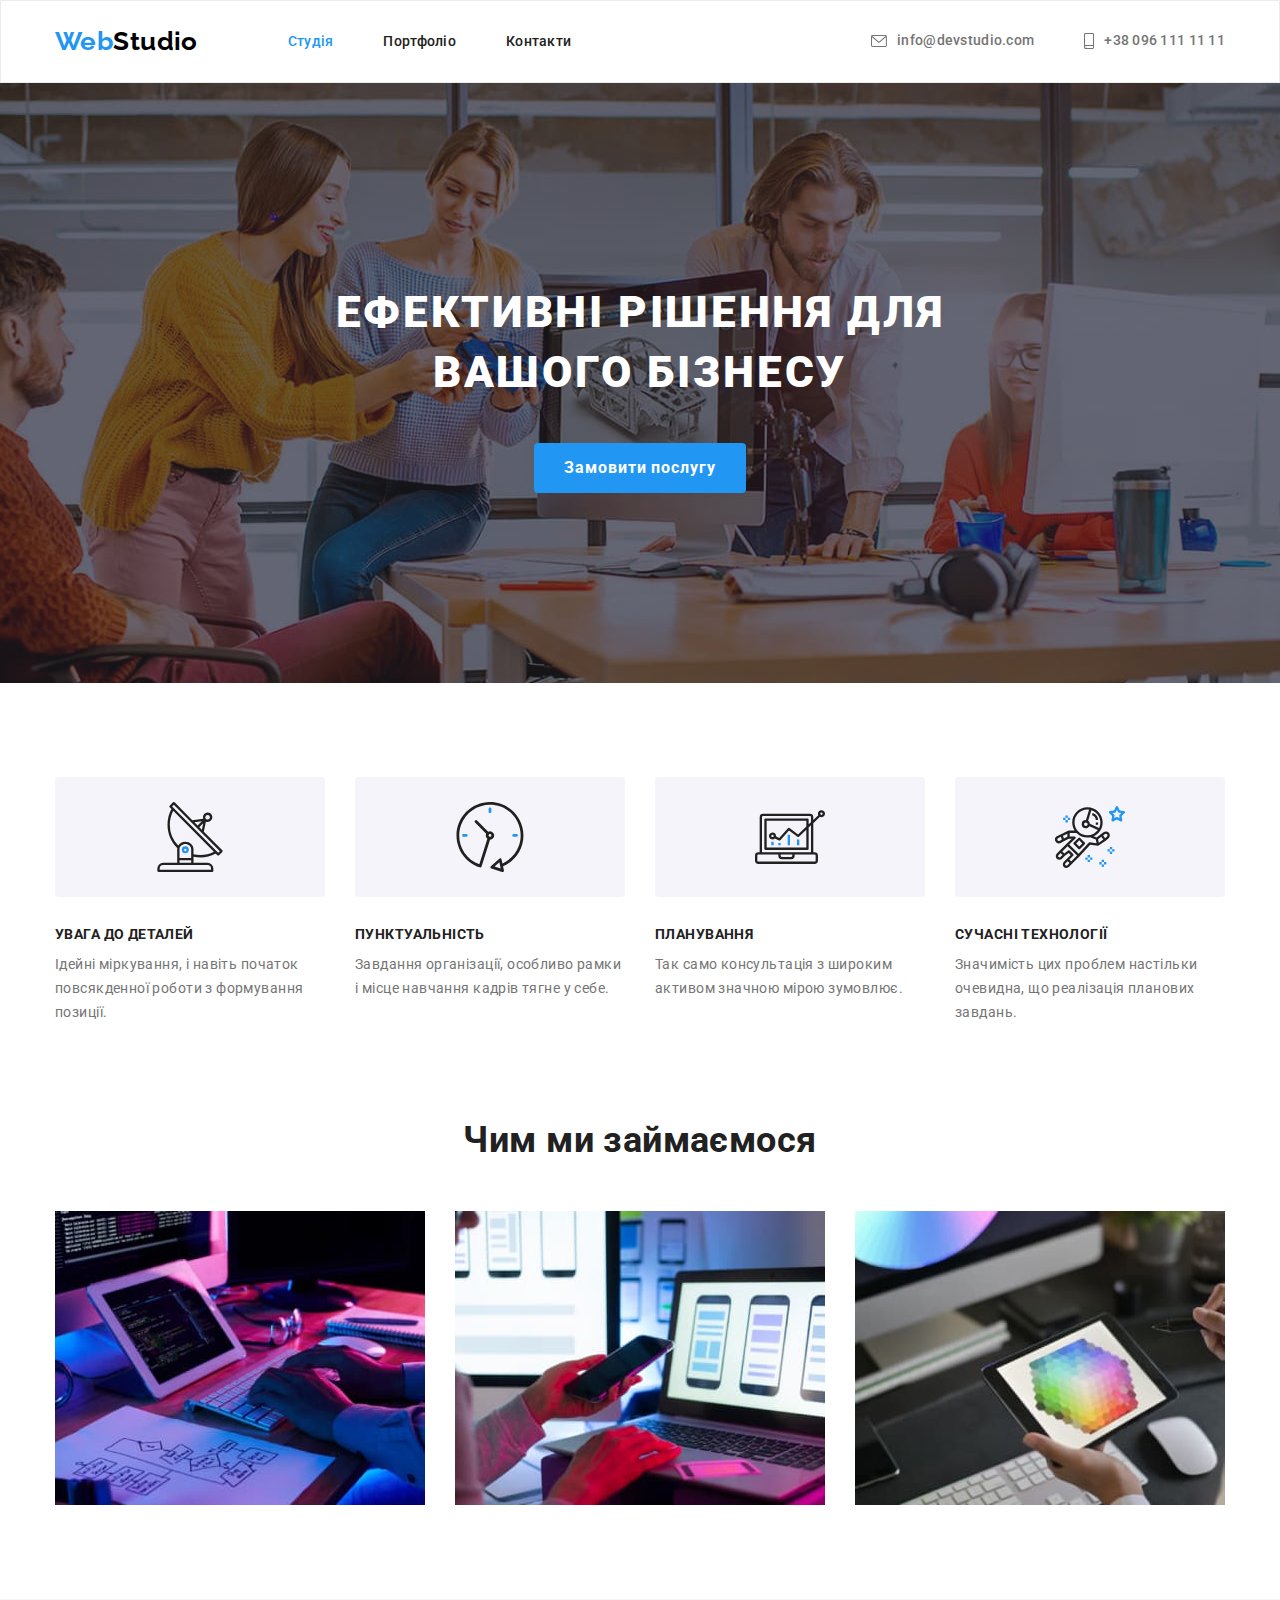
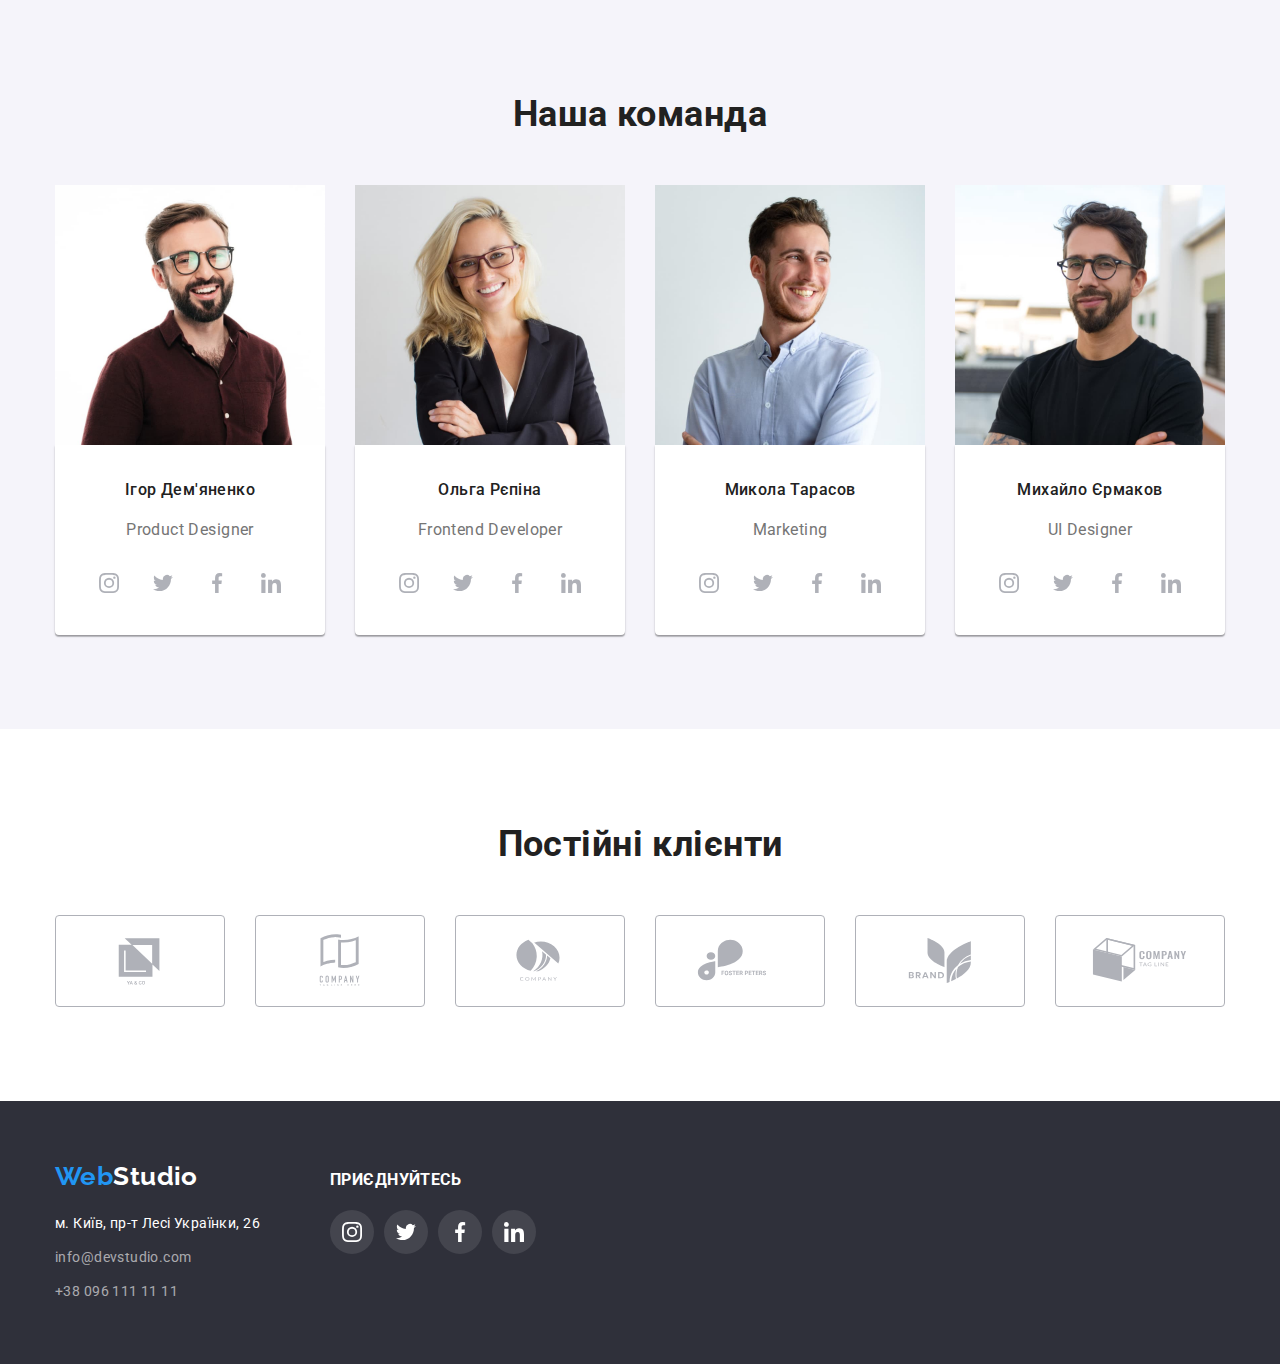
<file: index.html>
<!DOCTYPE html>
<html lang="uk">

<head>
    <meta charset="UTF-8" />
    <meta http-equiv="X-UA-Compatible" content="IE=edge" />
    <meta name="viewport" content="width=device-width, initial-scale=1.0" />
    <title>WebStudio</title>
    <link rel="stylesheet" href="https://cdn.jsdelivr.net/npm/modern-normalize@1.1.0/modern-normalize.min.css">
    <link rel="preconnect" href="https://fonts.googleapis.com">
    <link rel="preconnect" href="https://fonts.gstatic.com" crossorigin>
    <link
        href="https://fonts.googleapis.com/css2?family=Raleway:wght@700&family=Roboto:wght@400;500;700;900&display=swap"
        rel="stylesheet">
    <link rel="stylesheet" href="./css/styles.css" />
</head>

<body>
    <!--header-->
    <header class="header">
        <div class="container header-nav">
            <nav>
                <a href="./index.html" class="logo link"><span>Web</span>Studio</a>

                <ul class="site-nav list">
                    <li class="item"><a href="./index.html" class="link current">Студія</a></li>
                    <li class="item"><a href="./portfolio.html" class="link">Портфоліо</a></li>
                    <li class="item"><a href="" class="link">Контакти</a></li>
                </ul>
            </nav>
            <ul class="contact list">
                <li class="item">
                    <a class="link" href="mailto:info@devstudio.com"><svg class="envelope" width="16" height="12">
                            <use href="./images/icons.svg#icon-envelope"></use>
                        </svg>
                        info@devstudio.com</a>
                </li>
                <li class="item">
                    <a class="link" href="tel:+380961111111"> <svg class="smartphone" width="10" height="16">
                            <use href="./images/icons.svg#icon-smartphone"></use>
                        </svg>
                        +38 096 111 11 11</a>
                </li>
            </ul>
        </div>
    </header>
    <!--Hero section-->
    <main>
        <section class="hero section fon">
            <div class="container">

                <h1 class="hero-tittle">Ефективні рішення для вашого бізнесу</h1>

                <button type="button" class="button">Замовити послугу</button>
            </div>
        </section>
        <!--Features section-->
        <section class="feature section">
            <div class="container">
                <h2 class="visually-hidden">Переваги</h2>
                <ul class="feature list">
                    <li class="item">
                        <div class="icon-main">
                            <svg class="icon" width="70" height="70">
                                <use href="./images/icons.svg#icon-antenna"></use>
                            </svg>
                        </div>

                        <h3 class="sub-title">УВАГА ДО ДЕТАЛЕЙ</h3>
                        <p class="text">Ідейні міркування, i навіть початок повсякденної роботи з
                            формування позиції.</p>
                    </li>
                    <li class="item">
                        <div class="icon-main">
                            <svg class="icon" width="70" height="70">
                                <use href="./images/icons.svg#icon-clock"></use>
                            </svg>
                        </div>
                        <h3 class="sub-title">ПУНКТУАЛЬНІСТЬ</h3>

                        <p class="text">Завдання організації, особливо рамки i місце навчання кадрів тягне
                            у себе.</p>
                    </li>
                    <li class="item">
                        <div class="icon-main">
                            <svg class="icon" width="70" height="70">
                                <use href="./images/icons.svg#icon-diagram"></use>
                            </svg>
                        </div>
                        <h3 class="sub-title">ПЛАНУВАННЯ</h3>
                        <p class="text">Так само консультація з широким активом значною мірою зумовлює.</p>
                    </li>
                    <li class="item">
                        <div class="icon-main">
                            <svg class="icon" width="70" height="70">
                                <use href="./images/icons.svg#icon-astronaut"></use>
                            </svg>
                        </div>
                        <h3 class="sub-title">СУЧАСНІ ТЕХНОЛОГІЇ</h3>
                        <p class="text">Значимість цих проблем настільки очевидна, що реалізація планових
                            завдань.</p>
                    </li>
                </ul>
            </div>
        </section>
        <!--Examples section-->
        <section class="examples section">
            <div class="container">
                <h2 class="examples-tittle">Чим ми займаємося</h2>
                <ul class="examples list">
                    <li>
                        <!--<div class="examples-thumb">-->
                        <img src="./images/images-2/img.jpg" alt="Кодування" width="370" />
                        <!-- <p class="thumb-text">
                            
                        </p>
                       </div>-->
                    </li>



                    <li><img src="./images/images-2/img-2.jpg" alt="Сматрфон в руках" width="370" /></li>
                    <li><img src="./images/images-2/img-3.jpg" alt="Планшет на екрані з фігурою" width="370" /></li>
                </ul>
            </div>
        </section>
        <!--Team section-->
        <section class="team section">
            <div class="container">
                <h2 class="team-tittle">Наша команда</h2>
                <ul class="team list">
                    <li>
                        <img src="./images/b/img.jpg" alt="Ігор Дем'яненко" width="270" />

                        <div class="card-bg">
                            <h3 class="subtitle">Ігор Дем'яненко</h3>
                            <p class="position">Product Designer</p>

                            <ul class="social list">
                                <li class="social-networks">
                                    <a href="" class="social-networks-item">
                                        <svg class="social-icon" width="20" height="20">
                                            <use href="./images/icons.svg#icon-instagram"></use>
                                        </svg>
                                    </a>
                                </li>

                                <li class="social-networks">
                                    <a href="" class="social-networks-item">
                                        <svg class="social-icon" width="20" height="20">
                                            <use href="./images/icons.svg#icon-twitter"></use>
                                        </svg>
                                    </a>
                                </li>

                                <li class="social-networks">
                                    <a href="" class="social-networks-item">
                                        <svg class="social-icon" width="20" height="20">
                                            <use href="./images/icons.svg#icon-facebook"></use>
                                        </svg>
                                    </a>
                                </li>
                                <li class="social-networks">
                                    <a href="" class="social-networks-item">
                                        <svg class="social-icon" width="20" height="20">
                                            <use href="./images/icons.svg#icon-linkedin"></use>
                                        </svg>
                                    </a>
                                </li>
                            </ul>
                        </div>
                    </li>
                    <li><img src="./images/b/img-2.jpg" alt="Ольга Рєпіна" width="270" />
                        <div class="card-bg">
                            <h3 class="subtitle">Ольга Рєпіна</h3>
                            <p class="position">Frontend Developer</p>
                            <ul class="social list">
                                <li class="social-networks">
                                    <a href="" class="social-networks-item">
                                        <svg class="social-icon" width="20" height="20">
                                            <use href="./images/icons.svg#icon-instagram"></use>
                                        </svg>
                                    </a>
                                </li>

                                <li class="social-networks">
                                    <a href="" class="social-networks-item">
                                        <svg class="social-icon" width="20" height="20">
                                            <use href="./images/icons.svg#icon-twitter"></use>
                                        </svg>
                                    </a>
                                </li>

                                <li class="social-networks">
                                    <a href="" class="social-networks-item">
                                        <svg class="social-icon" width="20" height="20">
                                            <use href="./images/icons.svg#icon-facebook"></use>
                                        </svg>
                                    </a>
                                </li>
                                <li class="social-networks">
                                    <a href="" class="social-networks-item">
                                        <svg class="social-icon" width="20" height="20">
                                            <use href="./images/icons.svg#icon-linkedin"></use>
                                        </svg>
                                    </a>
                                </li>
                            </ul>
                        </div>

                    </li>
                    <li><img src="./images/b/img-3.jpg" alt="Микола Тарасов" width="270" />
                        <div class="card-bg">
                            <h3 class="subtitle">Микола Тарасов</h3>
                            <p class="position">Marketing</p>
                            <ul class="social list">
                                <li class="social-networks">
                                    <a href="" class="social-networks-item">
                                        <svg class="social-icon" width="20" height="20">
                                            <use href="./images/icons.svg#icon-instagram"></use>
                                        </svg>
                                    </a>
                                </li>

                                <li class="social-networks">
                                    <a href="" class="social-networks-item">
                                        <svg class="social-icon" width="20" height="20">
                                            <use href="./images/icons.svg#icon-twitter"></use>
                                        </svg>
                                    </a>
                                </li>

                                <li class="social-networks">
                                    <a href="" class="social-networks-item">
                                        <svg class="social-icon" width="20" height="20">
                                            <use href="./images/icons.svg#icon-facebook"></use>
                                        </svg>
                                    </a>
                                </li>
                                <li class="social-networks">
                                    <a href="" class="social-networks-item">
                                        <svg class="social-icon" width="20" height="20">
                                            <use href="./images/icons.svg#icon-linkedin"></use>
                                        </svg>
                                    </a>
                                </li>
                            </ul>
                        </div>
                    </li>
                    <li><img src="./images/b/img-4.jpg" alt="Михайло Єрмаков" width="270" />
                        <div class="card-bg">
                            <h3 class="subtitle">Михайло Єрмаков</h3>
                            <p class="position">UI Designer</p>
                            <ul class="social list">
                                <li class="social-networks">
                                    <a href="" class="social-networks-item">
                                        <svg class="social-icon" width="20" height="20">
                                            <use href="./images/icons.svg#icon-instagram"></use>
                                        </svg>
                                    </a>
                                </li>

                                <li class="social-networks">
                                    <a href="" class="social-networks-item">
                                        <svg class="social-icon" width="20" height="20">
                                            <use href="./images/icons.svg#icon-twitter"></use>
                                        </svg>
                                    </a>
                                </li>

                                <li class="social-networks">
                                    <a href="" class="social-networks-item">
                                        <svg class="social-icon" width="20" height="20">
                                            <use href="./images/icons.svg#icon-facebook"></use>
                                        </svg>
                                    </a>
                                </li>
                                <li class="social-networks">
                                    <a href="" class="social-networks-item">
                                        <svg class="social-icon" width="20" height="20">
                                            <use href="./images/icons.svg#icon-linkedin"></use>
                                        </svg>
                                    </a>
                                </li>
                            </ul>
                        </div>

                    </li>
                </ul>
            </div>

        </section>

        <section class="clients section">
            <div class="container">
                <h2 class="clients-tittle"> Постійні клієнти</h2>
                <ul class="client list">
                    <li class="clients-item">
                        <a href="" class="site-clients">
                            <svg class="logo-client" width="106px" height="60px">
                                <use href="./images/icons.svg#icon-klient-1"></use>
                            </svg>
                        </a>
                    </li>
                    <li class="clients-item">
                        <a href="" class="site-clients">
                            <svg class="logo-client" width="106px" height="60px">
                                <use href="./images/icons.svg#icon-klient-2"></use>
                            </svg>
                        </a>
                    </li>
                    <li class="clients-item">
                        <a href="" class="site-clients">
                            <svg class="logo-client" width="106px" height="60px">
                                <use href="./images/icons.svg#icon-klient-3"></use>
                            </svg>
                        </a>
                    </li>
                    <li class="clients-item">
                        <a href="" class="site-clients">
                            <svg class="logo-client" width="106px" height="60px">
                                <use href="./images/icons.svg#icon-klient-4"></use>
                            </svg>
                        </a>
                    </li>
                    <li class="clients-item">
                        <a href="" class="site-clients">
                            <svg class="logo-client" width="106px" height="60px">
                                <use href="./images/icons.svg#icon-klient-5"></use>
                            </svg>
                        </a>
                    </li>
                    <li class="clients-item">
                        <a href="" class="site-clients">
                            <svg class="logo-client" width="106px" height="60px">
                                <use href="./images/icons.svg#icon-klient-6"></use>
                            </svg>
                        </a>
                    </li>
                </ul>
            </div>

        </section>
    </main>
    <!--footer-->

    <footer class="page-footer">
        <div class="container">
            <div class="containier-adress">
                <a href="./index.html" class="footer-logo link"><span>Web</span>Studio</a>
                <address class="adress">
                    <ul class="block list">
                        <li class="fix">
                            <a href="https://goo.gl/maps/CPtrU1FHBa2aNyZL9" class="block-maps link" target="_blank"
                                rel="noopener noreferrer nofollow">м. Київ, пр-т Лесі
                                Українки, 26</a>
                        </li>
                        <li class="fix">
                            <a href="mailto:info@devstudio.com " class="block-mail link">info@devstudio.com </a>
                        </li>
                        <li class="fix">
                            <a href="tel:+380961111111" class="block-number link">+38 096 111 11 11</a>
                        </li>
                    </ul>
                </address>
            </div>
            <div class="join">
                <h3 class="join-tittle">Приєднуйтесь</h3>
                <ul class="social list">
                    <li class="social-networks">
                        <a href="" class="social-networks-item">
                            <svg class="join-icon " width="20" height="20">
                                <use href="./images/icons.svg#icon-instagram"></use>
                            </svg>
                        </a>
                    </li>
                    <li class="social-networks">
                        <a href="" class="social-networks-item">
                            <svg class="join-icon" width="20" height="20">
                                <use href="./images/icons.svg#icon-twitter"></use>
                            </svg>
                        </a>
                    </li>
                    <li class="social-networks">
                        <a href="" class="social-networks-item">
                            <svg class="join-icon" width="20" height="20">
                                <use href="./images/icons.svg#icon-facebook"></use>
                            </svg>
                        </a>
                    </li>
                    <li class="social-networks">
                        <a href="" class="social-networks-item">
                            <svg class="join-icon" width="20" height="20">
                                <use href="./images/icons.svg#icon-linkedin"></use>
                            </svg>
                        </a>
                    </li>
                </ul>
            </div>
        </div>
    </footer>
</body>

</html>
</file>
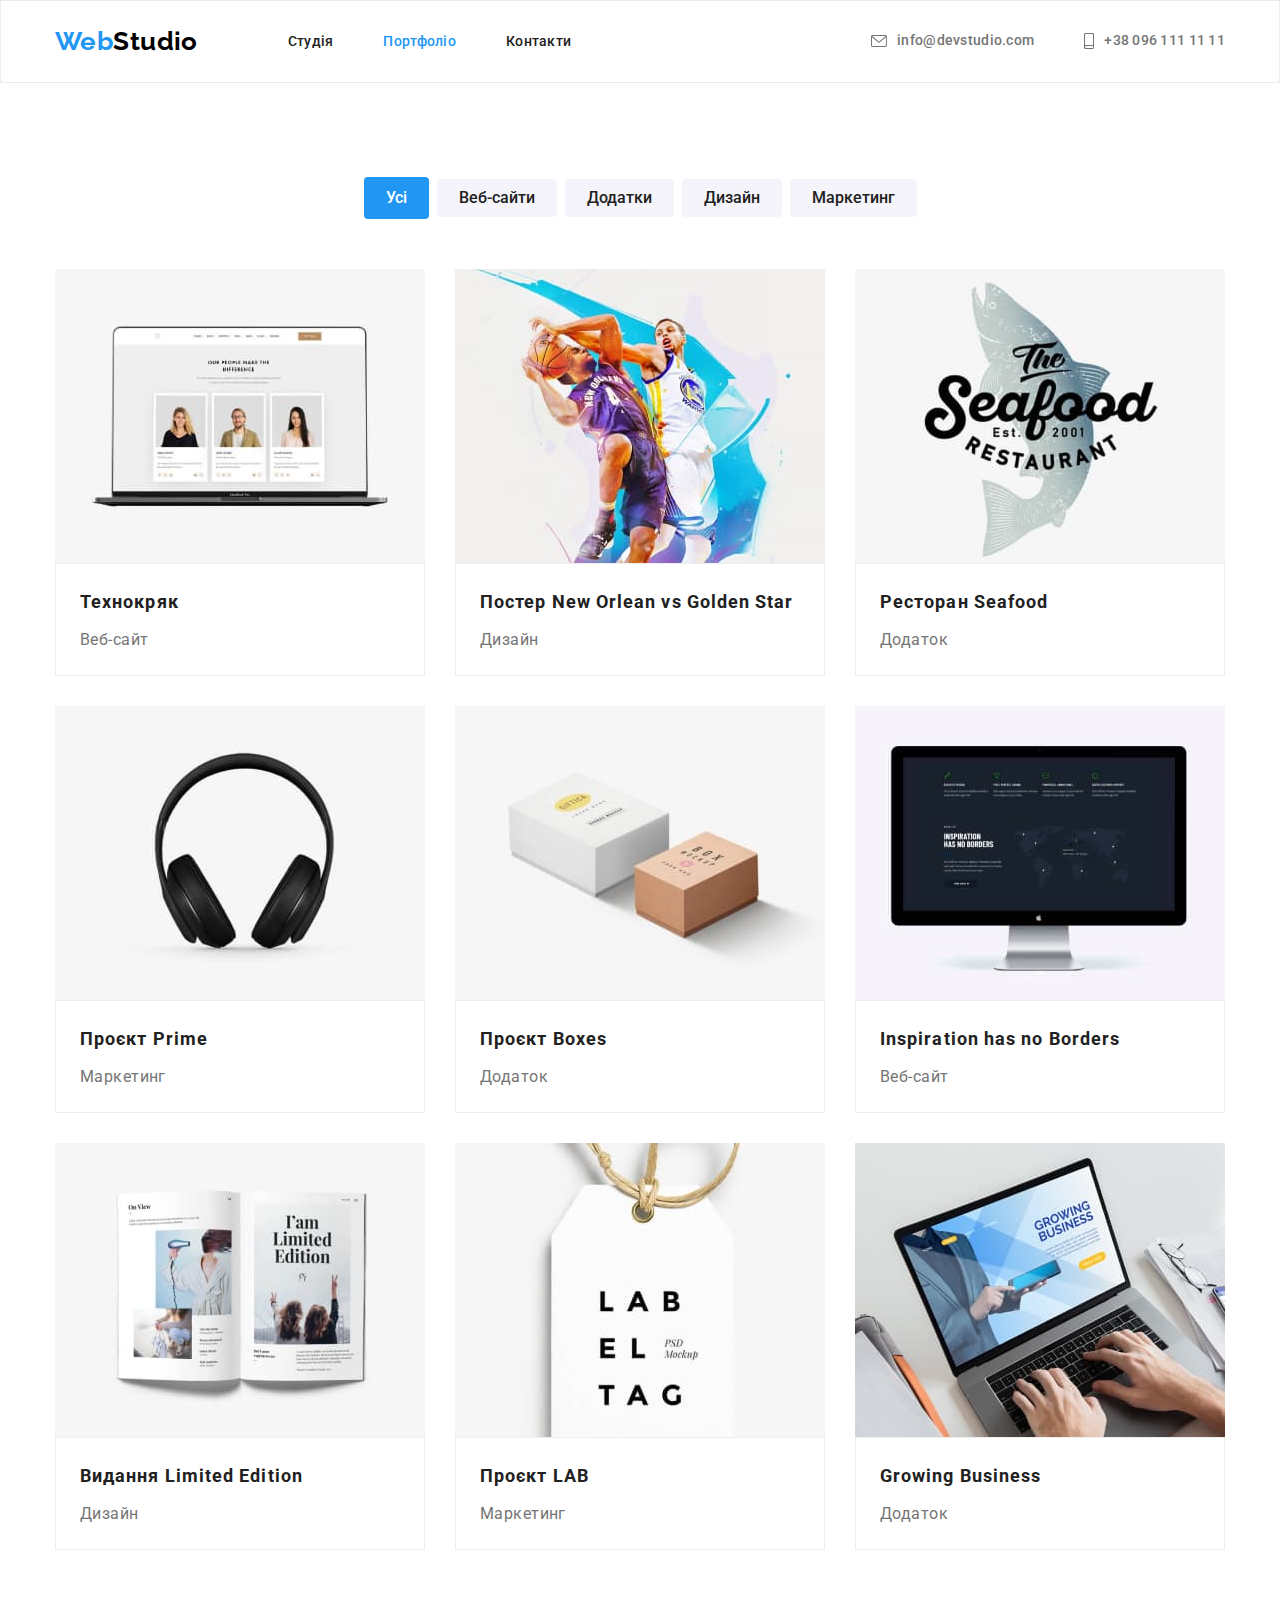
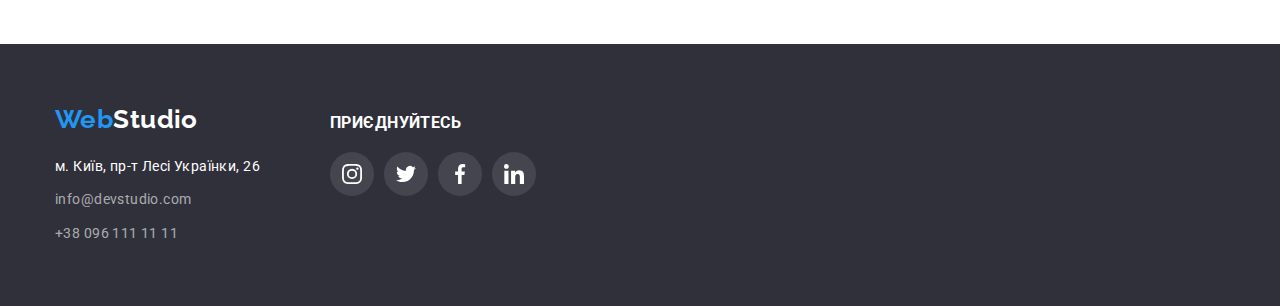
<file: portfolio.html>
<!DOCTYPE html>
<html lang="uk">

<head>
  <meta charset="UTF-8" />
  <meta http-equiv="X-UA-Compatible" content="IE=edge" />
  <meta name="viewport" content="width=device-width, initial-scale=1.0" />
  <title>WebStudio</title>
  <link rel="stylesheet" href="https://cdn.jsdelivr.net/npm/modern-normalize@1.1.0/modern-normalize.min.css">
  <link rel="preconnect" href="https://fonts.googleapis.com">
  <link rel="preconnect" href="https://fonts.gstatic.com" crossorigin>
  <link href="https://fonts.googleapis.com/css2?family=Raleway:wght@700&family=Roboto:wght@400;500;700&display=swap"
    rel="stylesheet">
  <link rel="stylesheet" href="./css/styles.css">
</head>

<body>
  <!--header-->
  <header class="header">
    <div class="container header-nav">
      <nav>
        <a href="./index.html" class="logo link"> <span>Web</span>Studio</a>

        <ul class="site-nav list">
          <li class="item"><a href="./index.html" class="link">Студія</a></li>
          <li class="item"><a href="./portfolio.html" class="link current">Портфоліо</a></li>
          <li class="item"><a href="" class="link">Контакти</a></li>
        </ul>
      </nav>

      <ul class="contact list">
        <li class="item">
          <a class="link" href="mailto:info@devstudio.com"><svg class="envelope" width="16" height="12">
              <use href="./images/icons.svg#icon-envelope"></use>
            </svg>
            info@devstudio.com</a>
        </li>
        <li class="item">
          <a class="link" href="tel:+380961111111"> <svg class="smartphone" width="10" height="16">
              <use href="./images/icons.svg#icon-smartphone"></use>
            </svg>
            +38 096 111 11 11</a>
        </li>
      </ul>
    </div>
  </header>

  <main>
    <section class="portfolio section">
      <div class="container">
        <h1 class="visually-hidden">Портфоліо</h1>

        <ul class="filtr list">
          <li>
            <button type="button" class="button current">Усі</button>
          </li>
          <li>
            <button type="button" class="button">Веб-сайти</button>
          </li>
          <li>
            <button type="button" class="button">Додатки</button>
          <li>
            <button type="button" class="button">Дизайн</button>
          </li>
          <li>
            <button type="button" class="button">Маркетинг</button>
          </li>
        </ul>


        <ul class="works list">
          <li class="works-item">
            <a href class="works-items link">
              <img src="./images/img.jpg" alt="На екрані ноута люди" width="370" />
              <div class="our-works">

                <h2 class="subtitle-portfolio link">Технокряк</h2>
                <p class="text link">Веб-сайт</p>
              </div>
            </a>
          </li>

          <li class="works-item">
            <a href class="works-items link">
              <img src="./images/img-1.jpg" alt="Блокування баскетболіста в прижку" width="370" />
              <div class="our-works">
                <h2 class="subtitle-portfolio link">Постер New Orlean vs Golden Star</h2>
                <p class="text link">Дизайн</p>
              </div>
            </a>
          </li>

          <li class="works-item">
            <a href class="works-items link">
              <img src="./images/img-2.jpg" alt="Лого ресторану" width="370" />
              <div class="our-works">
                <h2 class="subtitle-portfolio link">Ресторан Seafood</h2>
                <p class="text link">Додаток</p>
              </div>
            </a>
          </li>

          <li class="works-item">
            <a href class="works-items link">
              <img src="./images/img-3.jpg" alt="Навушники" width="370" />
              <div class="our-works">
                <h2 class="subtitle-portfolio link">Проєкт Prime</h2>
                <p class="text link">Маркетинг</p>
              </div>
            </a>
          </li>

          <li class="works-item">
            <a href class="works-items link">
              <img src="./images/img-4.jpg" alt="Маленькі коробчки для перфумів" width="370" />
              <div class="our-works">
                <h2 class="subtitle-portfolio link">Проєкт Boxes</h2>
                <p class="text link">Додаток</p>
              </div>
            </a>
          </li>

          <li class="works-item">
            <a href class="works-items link">
              <img src="./images/img-5.jpg" alt="Монітор комп'ютера" width="370" />
              <div class="our-works">
                <h2 class="subtitle-portfolio link">Inspiration has no Borders</h2>
                <p class="text link">Веб-сайт</p>
              </div>
            </a>
          </li>

          <li class="works-item">
            <a href class="works-items link">
              <img src="./images/img-6.jpg" alt="Розгорнутий журнал" width="370" />
              <div class="our-works">
                <h2 class="subtitle-portfolio link">Видання Limited Edition</h2>
                <p class="text link">Дизайн</p>
              </div>
            </a>
          </li>

          <li class="works-item">
            <a href class="works-items link">
              <img src="./images/img-7.jpg" alt="Брелок" width="370" />
              <div class="our-works">
                <h2 class="subtitle-portfolio link">Проєкт LAB</h2>
                <p class="text link">Маркетинг</p>
              </div>
            </a>
          </li>

          <li class="works-item">
            <a href class="works-items link">
              <img src="./images/img-8.jpg" alt="Праця на ноутбуку" width="370" />
              <div class="our-works">

                <h2 class="subtitle-portfolio link">Growing Business</h2>
                <p class="text link">Додаток</p>
              </div>
            </a>
          </li>
        </ul>
      </div>
    </section>
  </main>

  <!--footer-->
  <footer class="page-footer">
    <div class="container">
      <div class="containier-adress">
        <a href="./index.html" class="footer-logo link"><span>Web</span>Studio</a>
        <address class="adress">
          <ul class="block list">
            <li class="fix">
              <a href="https://goo.gl/maps/CPtrU1FHBa2aNyZL9" class="block-maps link" target="_blank"
                rel="noopener noreferrer nofollow">м. Київ, пр-т Лесі
                Українки, 26</a>
            </li>
            <li class="fix">
              <a href="mailto:info@devstudio.com " class="block-mail link">info@devstudio.com </a>
            </li>
            <li class="fix">
              <a href="tel:+380961111111" class="block-number link">+38 096 111 11 11</a>
            </li>
          </ul>
        </address>
      </div>
      <div class="join">
        <h3 class="join-tittle">Приєднуйтесь</h3>
        <ul class="social list">
          <li class="social-networks">
            <a href="" class="social-networks-item">
              <svg class="join-icon " width="20" height="20">
                <use href="./images/icons.svg#icon-instagram"></use>
              </svg>
            </a>
          </li>
          <li class="social-networks">
            <a href="" class="social-networks-item">
              <svg class="join-icon" width="20" height="20">
                <use href="./images/icons.svg#icon-twitter"></use>
              </svg>
            </a>
          </li>
          <li class="social-networks">
            <a href="" class="social-networks-item">
              <svg class="join-icon" width="20" height="20">
                <use href="./images/icons.svg#icon-facebook"></use>
              </svg>
            </a>
          </li>
          <li class="social-networks">
            <a href="" class="social-networks-item">
              <svg class="join-icon" width="20" height="20">
                <use href="./images/icons.svg#icon-linkedin"></use>
              </svg>
            </a>
          </li>
        </ul>
      </div>
    </div>
  </footer>
</body>

</html>
</file>
<file: css/styles.css>
:root {
    --accent-color: #2196F3;
    --title-color: #212121;
    --logo-color: #000000;
    --primary-color: #757575;
    --back-fone-color: #F5F5F5;
    --white-color: #FFFFFF;
    --block-color: #2F303A;
    --back-buttons-color: #F5F4FA;
    --hero-fone: rgba(47, 48, 58, 0.4);
    --icon-color: #afb1b8;
    --clients-border: #AFB1B8;

}

.link {
    text-decoration: none;
}

.list {
    list-style: none;
}


img {
    display: block;
}

body {
    font-family: 'Roboto', sans-serif;
    letter-spacing: 0.03em;
    font-size: 14px;
    font-weight: 400;
    color: var(--title-color);
    background: var(--white-color)
}

*,
*::before,
*::after {
    box-sizing: border-box;
}

h1,
h2,
h3,
h4,
p {
    margin-top: 0;
    margin-bottom: 0;
}

ul {
    margin-top: 0;
    margin-bottom: 0;
    padding-left: 0;
}

.container {
    width: 1200px;
    margin-left: auto;
    margin-right: auto;
    padding-left: 15px;
    padding-right: 15px;
}

section {
    padding: 94px 0;
}

/*logo, header*/

.header {
    background-color: var(--white-color);
    border: 1px solid #ECECEC;
}

.header .logo {
    color: var(--logo-color);
    font-family: 'Raleway', sans-serif;
    font-weight: 700;
    font-size: 26px;
    line-height: 1.19;
    margin-right: 90px;
    padding: 25px 0;
}

.logo span {
    color: var(--accent-color)
}

.site-nav .link {
    font-weight: 500;
    line-height: 1.14;
    letter-spacing: 0.02em;
    color: var(--title-color);
}

.site-nav {
    gap: 50px;
}

.site-nav .link.current {
    color: var(--accent-color);
}

.site-nav .link:hover,
.site-nav .link:focus {
    color: var(--accent-color);
}

.contact .link {
    display: flex;
    align-items: center;
    justify-content: center;
    font-weight: 500;
    line-height: 1.14;
    letter-spacing: 0.02em;
    color: var(--primary-color)
}

.header-nav,
.header nav,
.site-nav {
    display: flex;
    align-items: center;
}

.contact {
    display: flex;
    margin-left: auto;
    column-gap: 50px;
}

.contact .link:hover,
.contact .link:focus {
    color: var(--accent-color);
}

.envelope,
.smartphone {
    fill: currentColor;
    margin-right: 10px;
}

.envelope:hover,
.smartphone:hover {
    fill: var(--accent-color);
}



/*Hero btn*/

.hero {
    padding: 200px 0;
    background-color: var(--block-color);
}

.hero-tittle {
    margin: 0 auto;
    width: 696px;
    margin-bottom: 30px;
    font-weight: 900;
    font-size: 44px;
    line-height: 1.36;
    letter-spacing: 0.06em;
    text-align: center;
    text-transform: uppercase;
    color: var(--white-color);
}

.hero .button {
    border: none;
    border-radius: 4px;
    padding: 10px 30px;
    margin: 0 auto;
    display: flex;
    align-items: center;
    margin-top: 40px;
    font-weight: 700;
    font-size: 16px;
    line-height: 1.87;
    letter-spacing: 0.06em;
    background: var(--accent-color);
    color: var(--white-color);
    cursor: pointer;
}

.fon {
    max-width: 1600px;
    height: 600px;
    margin-left: auto;
    margin-right: auto;
    background-image: linear-gradient(var(--hero-fone),
            var(--hero-fone)),
        url(../images/Img\ Hero.jpg);

    background-position: center;
}

/* Features */
.visually-hidden {
    position: absolute;
    width: 1px;
    height: 1px;
    margin: -1px;
    border: 0;
    padding: 0;

    white-space: nowrap;
    clip-path: inset(100%);
    clip: rect(0 0 0 0);
    overflow: hidden;
}

.feature .container {
    align-items: center;
}

.feature ul {
    display: flex;
}

.feature .item {
    width: 270px;
}

.feature .item:not(:last-child) {
    margin-right: 30px;
}

.feature .sub-title {
    margin-bottom: 10px;
    font-weight: 700;
    line-height: 1.14;
    text-transform: uppercase;
    color: var(--title-color);
    font-size: 14px;
}

.feature .text {
    line-height: 1.71;
    color: var(--primary-color);
}

/*Examples index*/

.examples {
    padding-top: 0;
}

.examples-tittle {
    font-size: 36px;
    line-height: 1.17;
    color: var(--title-color);
    margin-bottom: 50px;
    text-align: center;
}

.examples.list {
    display: flex;
    align-items: center;
    padding-bottom: 0 auto;
    column-gap: 30px;
}

.container .icon-main {
    display: flex;
    width: 270px;
    height: 120px;
    align-items: center;
    justify-content: center;
    margin-bottom: 30px;
    background-color: var(--back-buttons-color);
    border-radius: 4px;

}

.examples-thumb {
    position: relative;
}

.thumb-text {

    position: absolute;
    bottom: 0;
    left: 0;
    font-weight: 700;
    line-height: 1.14;
    text-align: center;
    color: var(--white-color);
}


/*Team */

.team {
    background-color: var(--back-buttons-color);
    text-align: center;

}

.card-bg {
    background: var(--white-color);
    box-shadow: 0px 1px 3px rgba(0, 0, 0, 0.12), 0px 1px 1px rgba(0, 0, 0, 0.14), 0px 2px 1px rgba(0, 0, 0, 0.2);
    border-radius: 0px 0px 4px 4px;
    padding: 30px;
}


.team.list {
    display: flex;
    column-gap: 30px;
}



.team-tittle {
    margin-bottom: 50px;
    font-size: 36px;
    line-height: 1.17;
    color: var(--title-color);
}

.subtitle {
    font-weight: 500;
    font-size: 16px;
    line-height: 1.88;
    color: var(--title-color);
    margin-bottom: 10px;
}

.position {
    font-size: 16px;
    line-height: 1.88;
    color: var(--primary-color);
    margin-bottom: 16px;
}

.social {
    display: flex;
    justify-content: center;
    column-gap: 10px;
}


.social-networks-item {
    display: flex;
    align-items: center;
    justify-content: center;
    width: 44px;
    height: 44px;
    color: var(--icon-color);

}

.social-networks:hover {
    border-radius: 50%;
}

.social-icon {
    fill: currentColor;
}

.social-networks-item:hover,
.social-networks-item:focus {
    color: var(--white-color);
    background-color: var(--accent-color);

}

.social-icon:hover,
.social-icon:focus {
    fill: var(--white-color);
}

/*Regular-Clients*/

.clients-tittle {
    font-size: 36px;
    line-height: 1.17;
    color: var(--title-color);
    margin-bottom: 50px;
    text-align: center;
}

.client {
    display: flex;
    column-gap: 30px;
}

.site-clients {
    display: flex;
    justify-content: center;
    align-items: center;
    Width: 170px;
    Height: 92px;
    color: var(--clients-border);
    border: 1px solid var(--clients-border);
    border-radius: 4px;
}

.site-clients:hover,
.site-clients:focus {
    border-color: var(--accent-color);
    color: var(--accent-color);
}

.logo-client {
    fill: currentColor;
}

.logo-client:hover,
.logo-client:focus {
    border-color: var(--accent-color);
    fill: var(--accent-color);
}


/*Portfolio btn*/

.filtr.list {
    display: flex;
    align-items: center;
    justify-content: center;
    margin-bottom: 50px;

}


.filtr.list li:not(:nth-child(5n)) {
    margin-right: 8px;
}


.filtr .button {
    border: none;
    border-radius: 4px;

    padding: 6px 22px;
    font-weight: 500;
    font-size: 16px;
    line-height: 1.62;
    background: var(--back-buttons-color);
    color: var(--title-color);



    cursor: pointer;
}

.filtr .button .current {
    background-color: var(--accent-color);
    color: var(--white-color);


}

.filtr .current {
    font-size: 16px;
    line-height: 1.87;
    background: var(--accent-color);
    color: var(--white-color);
}

.filtr .button:hover,
.filtr .button:focus {
    background: #2196F3;
    color: var(--white-color);
    cursor: pointer;
    box-shadow: 0px 2px 2px 0px rgba(0, 0, 0, 0.12),

        0px 1px 2px 0px rgba(0, 0, 0, 0.08),

        0px 3px 1px 0px rgba(0, 0, 0, 0.1);
}

/*Portfiloi text*/

.our-works {
    background: var(--white-color);
    border: 1px solid #EEEEEE;
    padding: 20px 24px;
}

.works.list {
    display: flex;
    flex-wrap: wrap;
    cursor: pointer;
}

.works.list li:not(:nth-child(3n)) {
    margin-right: 30px;

}


.works.list li:nth-child(-n + 6) {
    margin-bottom: 30px;
}


.works .text {
    font-size: 16px;
    line-height: 1.87;
    color: var(--primary-color);
}

.works-items {
    display: block;
}

.works-items:hover,
.works-items:focus {
    box-shadow: 1px 4px 6px 0px rgba(0, 0, 0, 0.16),

        0px 4px 4px 0px rgba(0, 0, 0, 0.06),

        0px 1px 1px 0px rgba(0, 0, 0, 0.12);
}



/*Portfolio*/

.subtitle-portfolio {
    margin-bottom: 5px;
    font-size: 18px;
    line-height: 2;
    letter-spacing: 0.06em;
    color: var(--title-color)
}

.subtitle-text {
    line-height: 1.71px;
    letter-spacing: 0.03em;
    color: var(--primary-color);
}

/* Footer*/


.page-footer {
    background-color: var(--block-color);
    padding-top: 60px;
    padding-bottom: 60px;

}

.footer-logo {
    color: var(--white-color);
    font-family: 'Raleway', sans-serif;
    font-weight: 700;
    font-size: 26px;
    line-height: 1.19;


}

.footer-logo span {
    color: var(--accent-color)
}

.adress {
    font-style: normal;
    margin-top: 20px;
}


.block .fix:not(:first-child) {

    margin-top: 10px;

}


.block-maps {
    line-height: 1.71;
    color: var(--white-color);


}

.block-mail {
    line-height: 1.71;
    color: rgba(255, 255, 255, 0.6);

}

.block-number {
    line-height: 1.71;
    color: rgba(255, 255, 255, 0.6);

}

.block-mail:hover,
.block-mail:focus,
.block-number:hover,
.block-number:focus {
    color: var(--accent-color);
}


.page-footer .container {
    display: flex;
    align-items: baseline;
    column-gap: 70px;
}

.join-tittle {
    margin-bottom: 20px;
    line-height: 1.14;
    text-transform: uppercase;
    color: var(--white-color);
}

.social-networks-item {
    background-color: rgba(255, 255, 255, 0.1);
    border-radius: 50%;
}

.join-icon {
    fill: var(--white-color);
}
</file>
